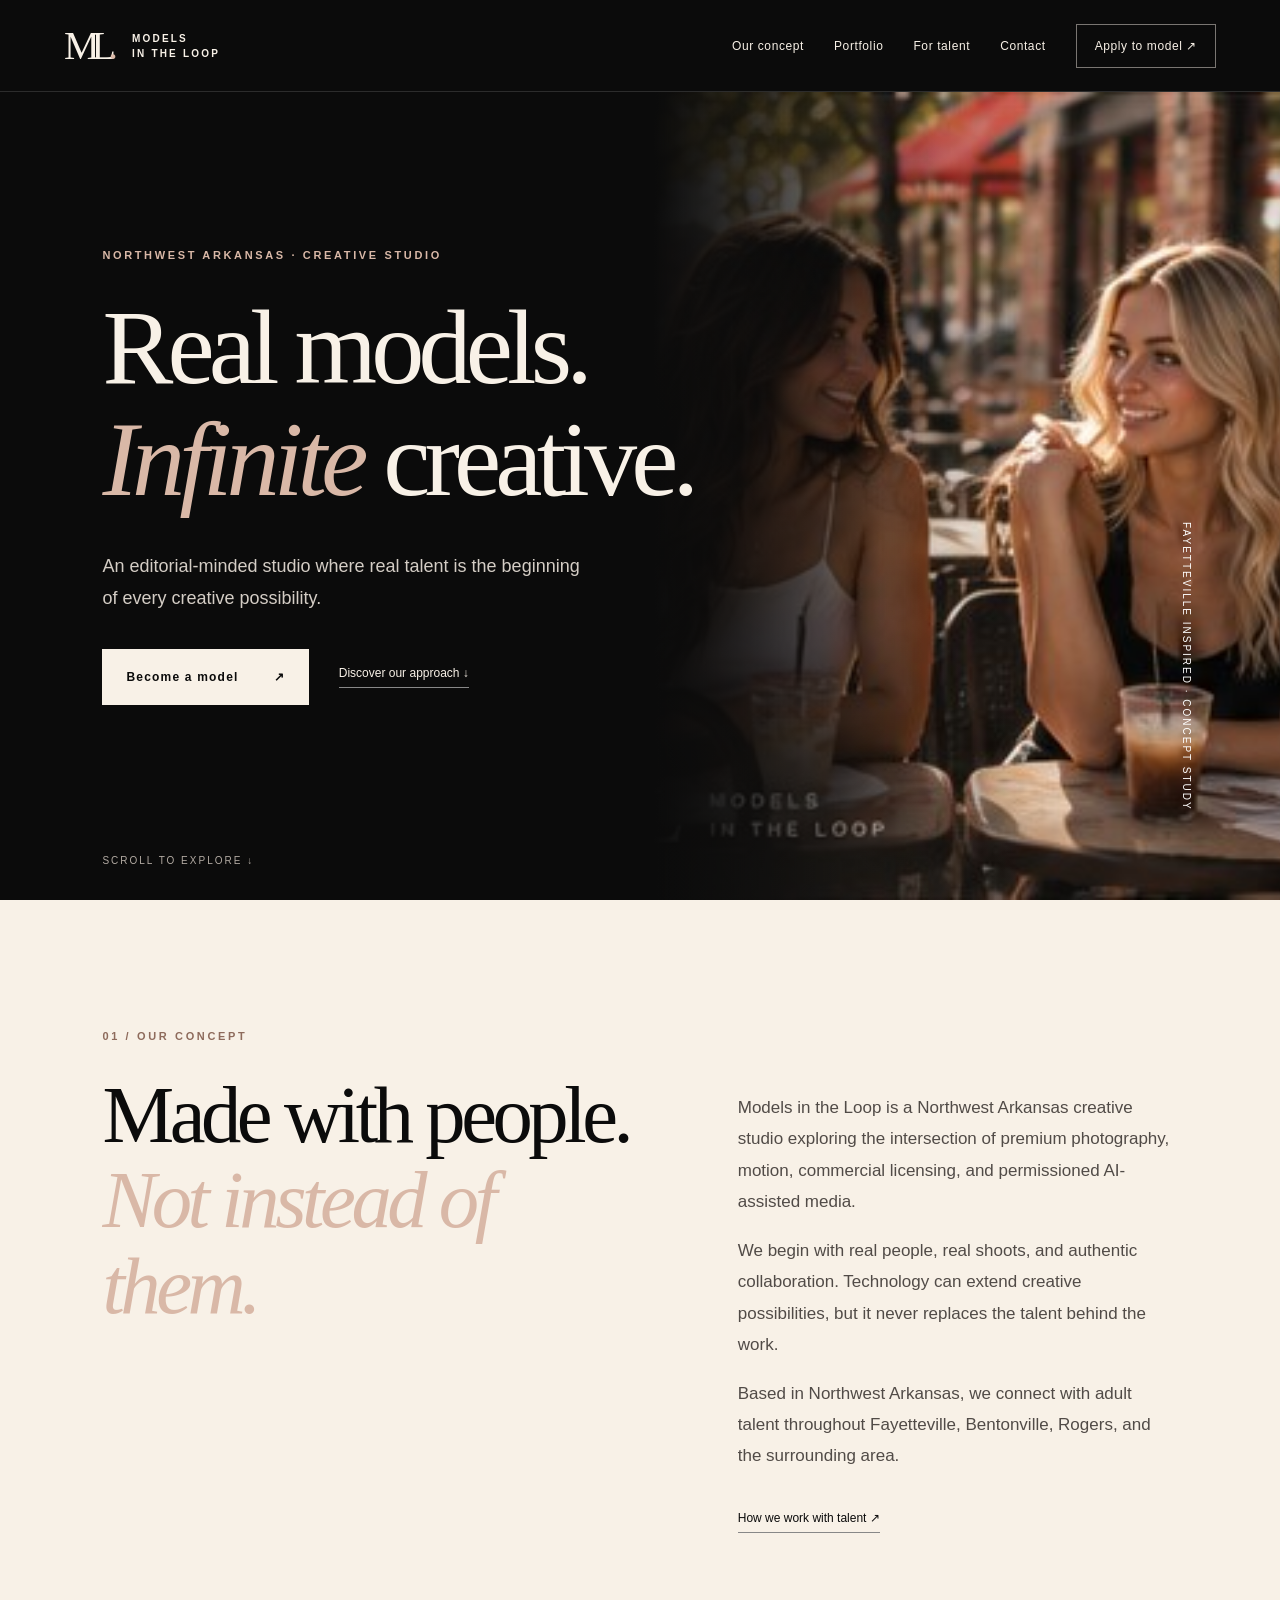
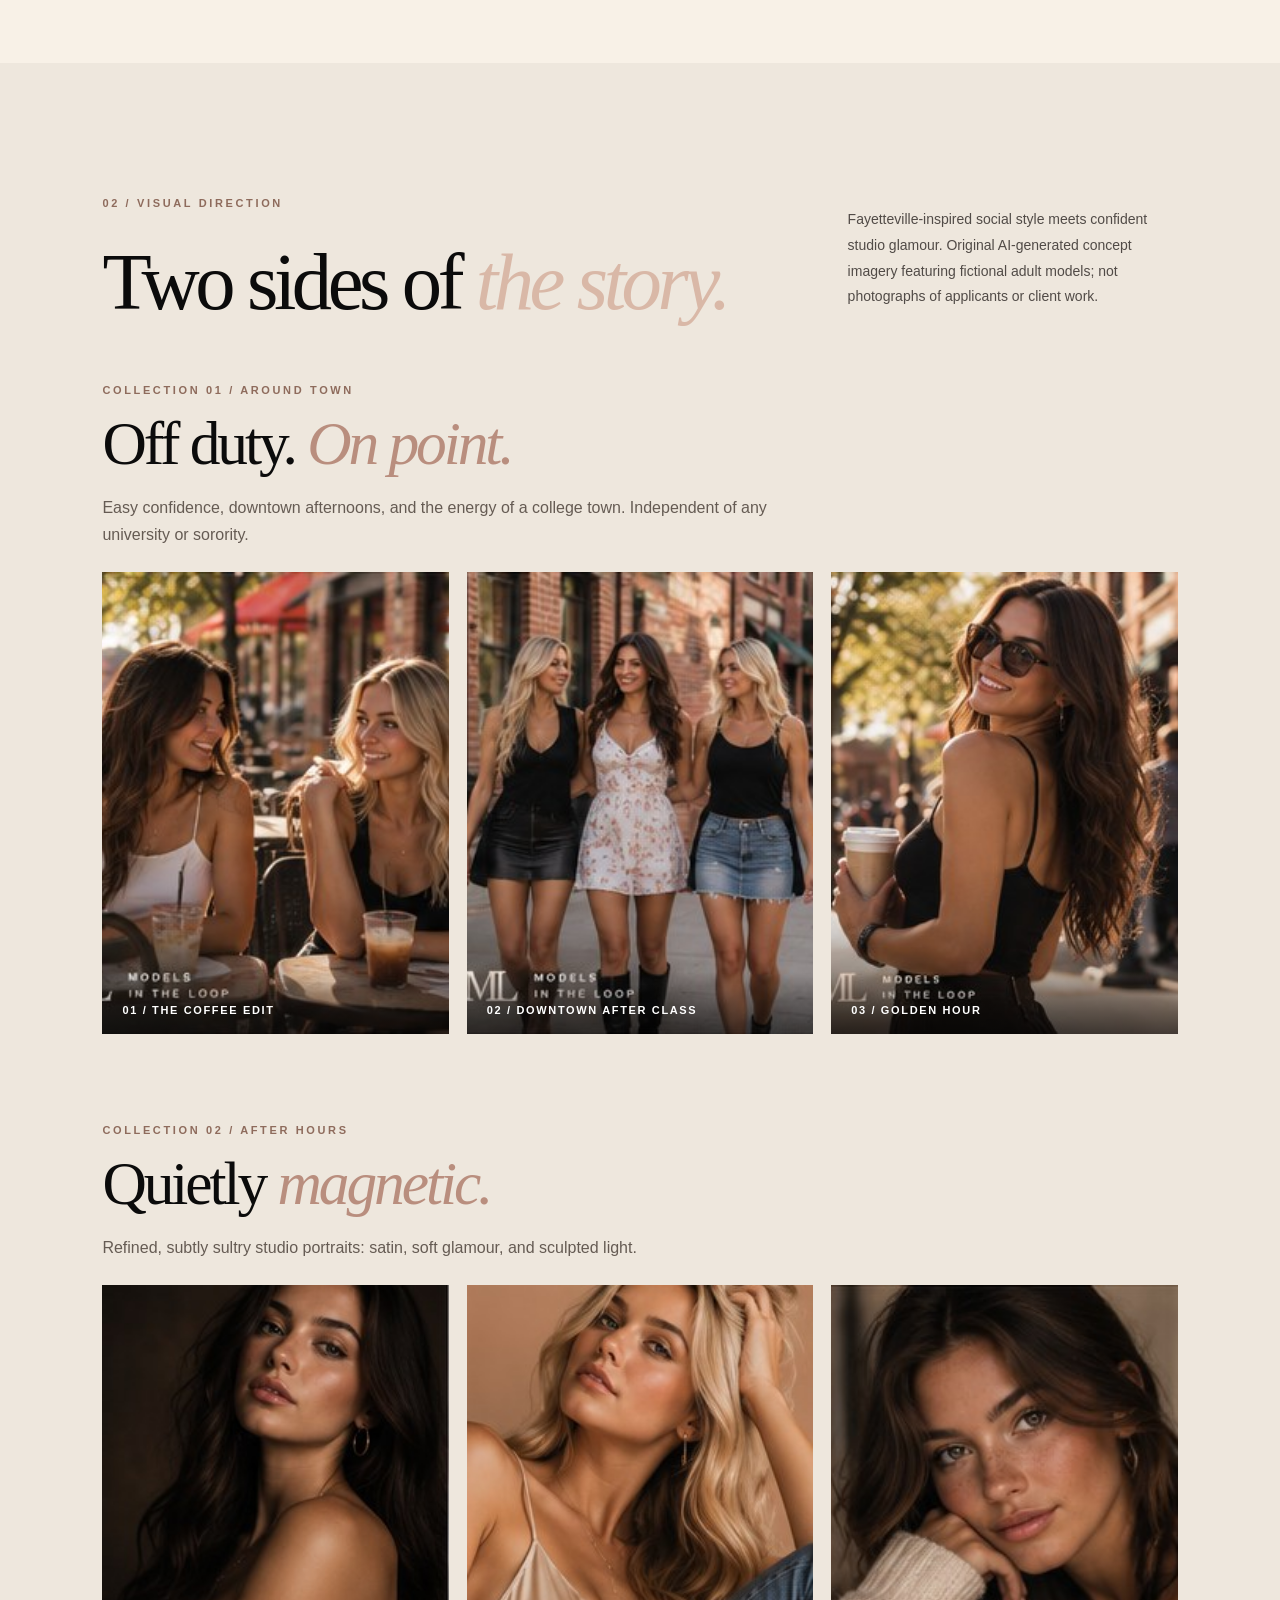
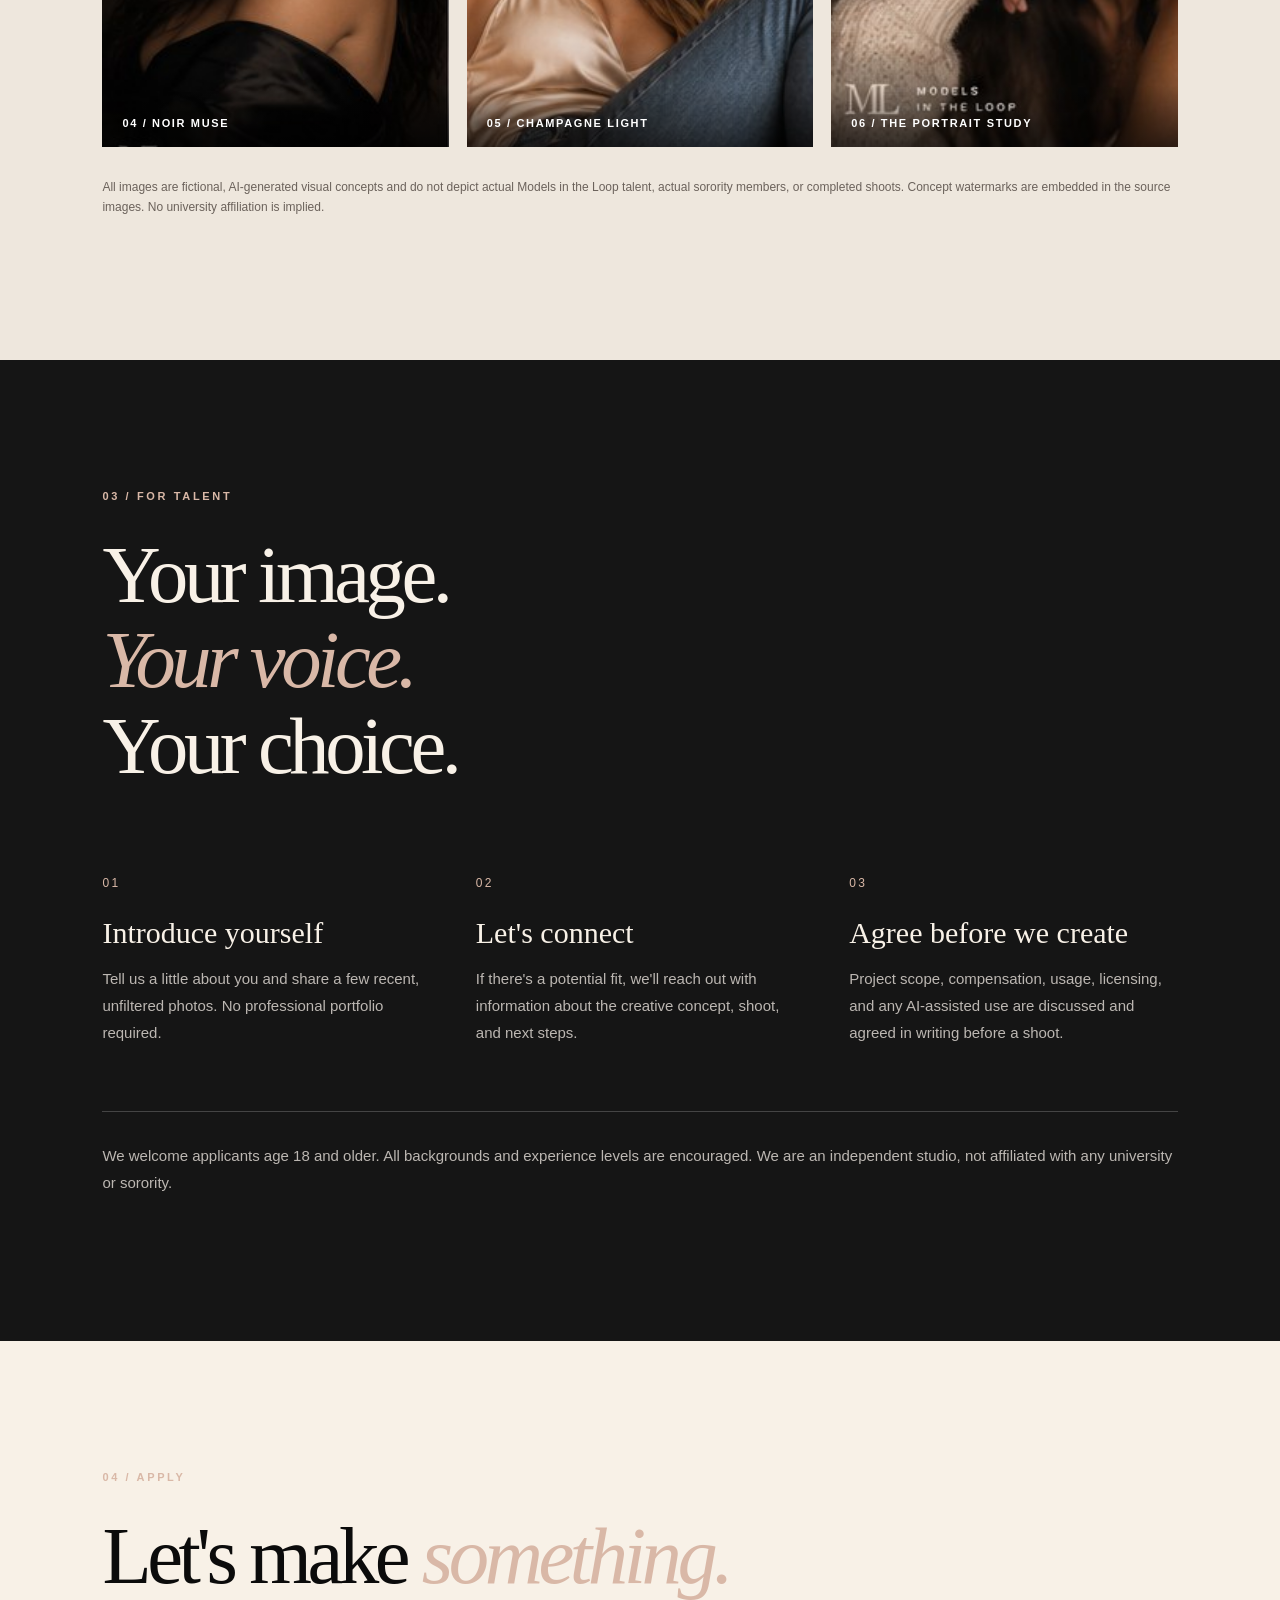
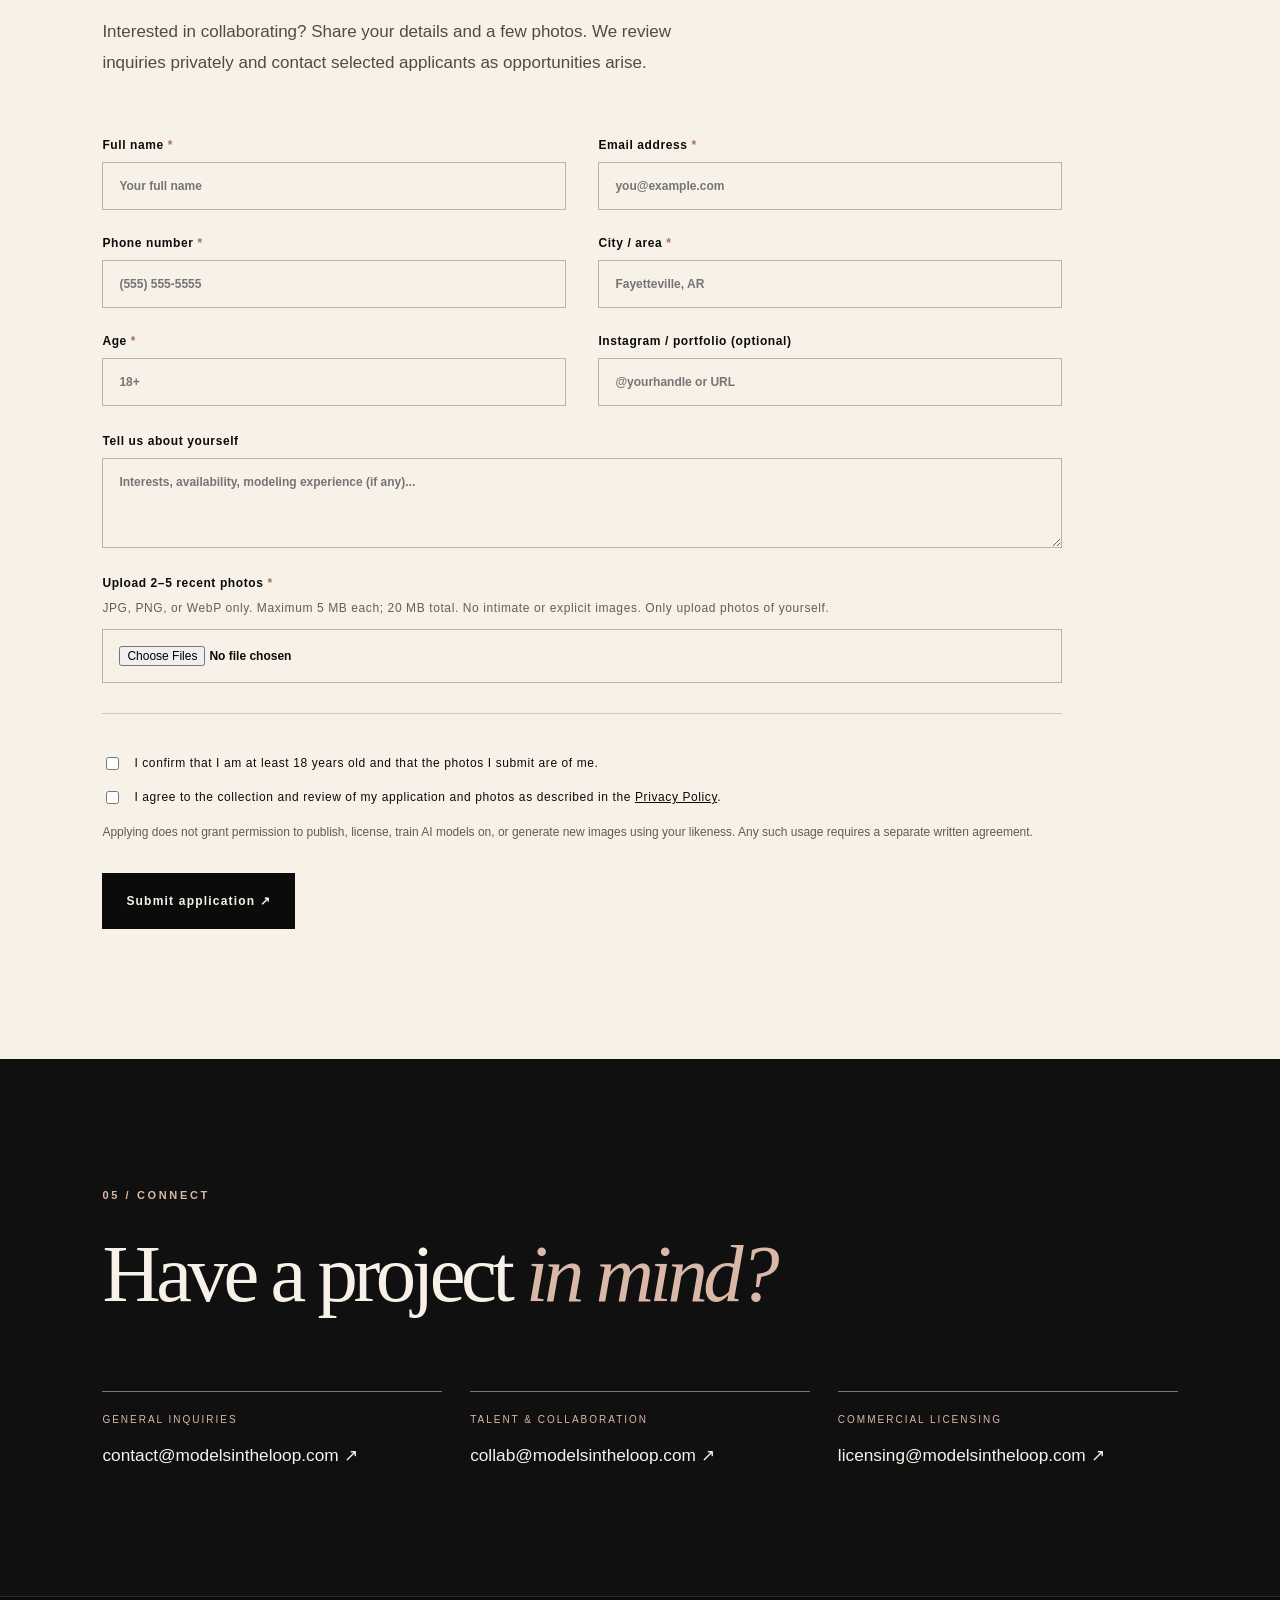
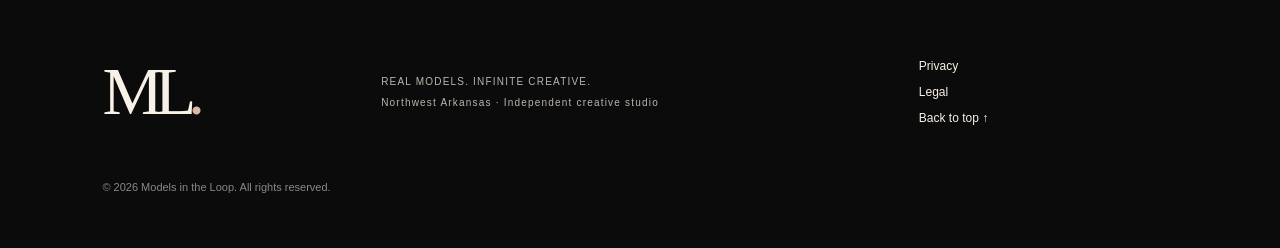
<file: index.html>
<!doctype html><html lang="en"><head><meta charset="utf-8"><meta name="viewport" content="width=device-width,initial-scale=1"><meta name="theme-color" content="#0B0B0B"><meta name="description" content="Models in the Loop is a Northwest Arkansas creative studio bringing real talent, editorial photography, motion and permissioned generative media together."><title>Models in the Loop | Real models. Infinite creative.</title><link rel="stylesheet" href="/styles.css"><link rel="icon" href="/assets/favicon.svg" type="image/svg+xml"></head><body><a class="skip" href="#main">Skip to content</a><header class="site-header"><a class="brand" href="#home" aria-label="Models in the Loop home"><span class="monogram">ML<span class="dot">.</span></span><span class="brandname">MODELS<br>IN THE LOOP</span></a><button class="menu" id="menu" aria-expanded="false" aria-controls="nav">Menu <span aria-hidden="true">☰</span></button><nav id="nav" aria-label="Main navigation"><a href="#about">Our concept</a><a href="#portfolio">Portfolio</a><a href="#talent">For talent</a><a href="#contact">Contact</a><a class="nav-cta" href="#apply">Apply to model ↗</a></nav></header><main id="main"><section id="home" class="hero"><div class="hero-inner"><p class="eyebrow">NORTHWEST ARKANSAS · CREATIVE STUDIO</p><h1>Real models.<br><em>Infinite</em> creative.</h1><p class="hero-copy">An editorial-minded studio where real talent is the beginning of every creative possibility.</p><div class="actions"><a class="btn light" href="#apply">Become a model <span>↗</span></a><a class="text-link" href="#about">Discover our approach ↓</a></div></div><div class="hero-art hero-photo" aria-hidden="true"><span class="hero-caption">FAYETTEVILLE INSPIRED · CONCEPT STUDY</span></div><div class="scroll-note">SCROLL TO EXPLORE ↓</div></section><section id="about" class="section intro"><div><p class="eyebrow">01 / OUR CONCEPT</p><h2>Made with people.<br><em>Not instead of them.</em></h2></div><div class="section-copy"><p>Models in the Loop is a Northwest Arkansas creative studio exploring the intersection of premium photography, motion, commercial licensing, and permissioned AI-assisted media.</p><p>We begin with real people, real shoots, and authentic collaboration. Technology can extend creative possibilities, but it never replaces the talent behind the work.</p><p>Based in Northwest Arkansas, we connect with adult talent throughout Fayetteville, Bentonville, Rogers, and the surrounding area.</p><a class="text-link" href="#talent">How we work with talent ↗</a></div></section><section id="portfolio" class="section portfolio"><div class="section-top"><div><p class="eyebrow">02 / VISUAL DIRECTION</p><h2>Two sides of <em>the story.</em></h2></div><p>Fayetteville-inspired social style meets confident studio glamour. Original AI-generated concept imagery featuring fictional adult models; not photographs of applicants or client work.</p></div><div class="collection-heading"><p class="eyebrow">COLLECTION 01 / AROUND TOWN</p><h3>Off duty. <em>On point.</em></h3><p>Easy confidence, downtown afternoons, and the energy of a college town. Independent of any university or sorority.</p></div><div class="photo-grid"><figure class="photo-card"><img src="/assets/around-town-cafe.jpg" alt="AI-generated concept of two adult friends at an outdoor cafe" loading="lazy"><figcaption>01 / The coffee edit</figcaption></figure><figure class="photo-card"><img src="/assets/around-town-street.jpg" alt="AI-generated concept of adult friends in downtown fashion" loading="lazy"><figcaption>02 / Downtown after class</figcaption></figure><figure class="photo-card"><img src="/assets/around-town-golden.jpg" alt="AI-generated concept of an adult model in warm golden-hour light" loading="lazy"><figcaption>03 / Golden hour</figcaption></figure></div><div class="collection-heading studio-heading"><p class="eyebrow">COLLECTION 02 / AFTER HOURS</p><h3>Quietly <em>magnetic.</em></h3><p>Refined, subtly sultry studio portraits: satin, soft glamour, and sculpted light.</p></div><div class="photo-grid"><figure class="photo-card"><img src="/assets/studio-noir.jpg" alt="AI-generated studio fashion portrait of an adult brunette model in black satin" loading="lazy"><figcaption>04 / Noir muse</figcaption></figure><figure class="photo-card"><img src="/assets/studio-champagne.jpg" alt="AI-generated studio portrait of an adult blonde model in champagne satin" loading="lazy"><figcaption>05 / Champagne light</figcaption></figure><figure class="photo-card"><img src="/assets/studio-portrait.jpg" alt="AI-generated close-up beauty portrait of an adult brunette model" loading="lazy"><figcaption>06 / The portrait study</figcaption></figure></div><p class="fineprint">All images are fictional, AI-generated visual concepts and do not depict actual Models in the Loop talent, actual sorority members, or completed shoots. Concept watermarks are embedded in the source images. No university affiliation is implied.</p></section><section id="talent" class="section talent"><p class="eyebrow">03 / FOR TALENT</p><h2>Your image.<br><em>Your voice.</em><br>Your choice.</h2><div class="talent-grid"><div><span class="step">01</span><h3>Introduce yourself</h3><p>Tell us a little about you and share a few recent, unfiltered photos. No professional portfolio required.</p></div><div><span class="step">02</span><h3>Let's connect</h3><p>If there's a potential fit, we'll reach out with information about the creative concept, shoot, and next steps.</p></div><div><span class="step">03</span><h3>Agree before we create</h3><p>Project scope, compensation, usage, licensing, and any AI-assisted use are discussed and agreed in writing before a shoot.</p></div></div><p class="talent-note">We welcome applicants age 18 and older. All backgrounds and experience levels are encouraged. We are an independent studio, not affiliated with any university or sorority.</p></section><section id="apply" class="section apply"><div class="apply-heading"><p class="eyebrow">04 / APPLY</p><h2>Let's make <em>something.</em></h2><p>Interested in collaborating? Share your details and a few photos. We review inquiries privately and contact selected applicants as opportunities arise.</p></div><form id="application" enctype="multipart/form-data"><div class="form-grid"><label>Full name <span>*</span><input name="fullName" required maxlength="120" autocomplete="name" placeholder="Your full name"></label><label>Email address <span>*</span><input name="email" type="email" required maxlength="254" autocomplete="email" placeholder="you@example.com"></label><label>Phone number <span>*</span><input name="phone" type="tel" required maxlength="40" autocomplete="tel" placeholder="(555) 555-5555"></label><label>City / area <span>*</span><input name="city" required maxlength="120" placeholder="Fayetteville, AR"></label><label>Age <span>*</span><input name="age" type="number" required min="18" max="100" placeholder="18+"></label><label>Instagram / portfolio (optional)<input name="social" maxlength="250" placeholder="@yourhandle or URL"></label></div><label class="full">Tell us about yourself<textarea name="about" rows="4" maxlength="2000" placeholder="Interests, availability, modeling experience (if any)..."></textarea></label><label class="full">Upload 2–5 recent photos <span>*</span><small>JPG, PNG, or WebP only. Maximum 5 MB each; 20 MB total. No intimate or explicit images. Only upload photos of yourself.</small><input name="photos" type="file" accept="image/jpeg,image/png,image/webp" multiple required></label><div class="consents"><label class="check"><input name="ageConsent" type="checkbox" required><span>I confirm that I am at least 18 years old and that the photos I submit are of me.</span></label><label class="check"><input name="privacyConsent" type="checkbox" required><span>I agree to the collection and review of my application and photos as described in the <a href="/privacy.html" target="_blank" rel="noopener">Privacy Policy</a>.</span></label><p>Applying does not grant permission to publish, license, train AI models on, or generate new images using your likeness. Any such usage requires a separate written agreement.</p></div><div class="form-bottom"><button class="btn light" type="submit" id="submit">Submit application ↗</button><p id="form-status" role="status" aria-live="polite"></p></div></form></section><section id="contact" class="section contact"><p class="eyebrow">05 / CONNECT</p><h2>Have a project <em>in mind?</em></h2><div class="contact-grid"><div><span>GENERAL INQUIRIES</span><a href="mailto:contact@modelsintheloop.com">contact@modelsintheloop.com ↗</a></div><div><span>TALENT & COLLABORATION</span><a href="mailto:collab@modelsintheloop.com">collab@modelsintheloop.com ↗</a></div><div><span>COMMERCIAL LICENSING</span><a href="mailto:licensing@modelsintheloop.com">licensing@modelsintheloop.com ↗</a></div></div></section></main><footer><div class="footer-brand">ML<span>.</span></div><div><p>REAL MODELS. INFINITE CREATIVE.</p><p>Northwest Arkansas · Independent creative studio</p></div><div class="footer-links"><a href="/privacy.html">Privacy</a><a href="mailto:legal@modelsintheloop.com">Legal</a><a href="#home">Back to top ↑</a></div><small>© <span id="year"></span> Models in the Loop. All rights reserved.</small></footer><script src="/script.js" defer></script></body></html>
</file>
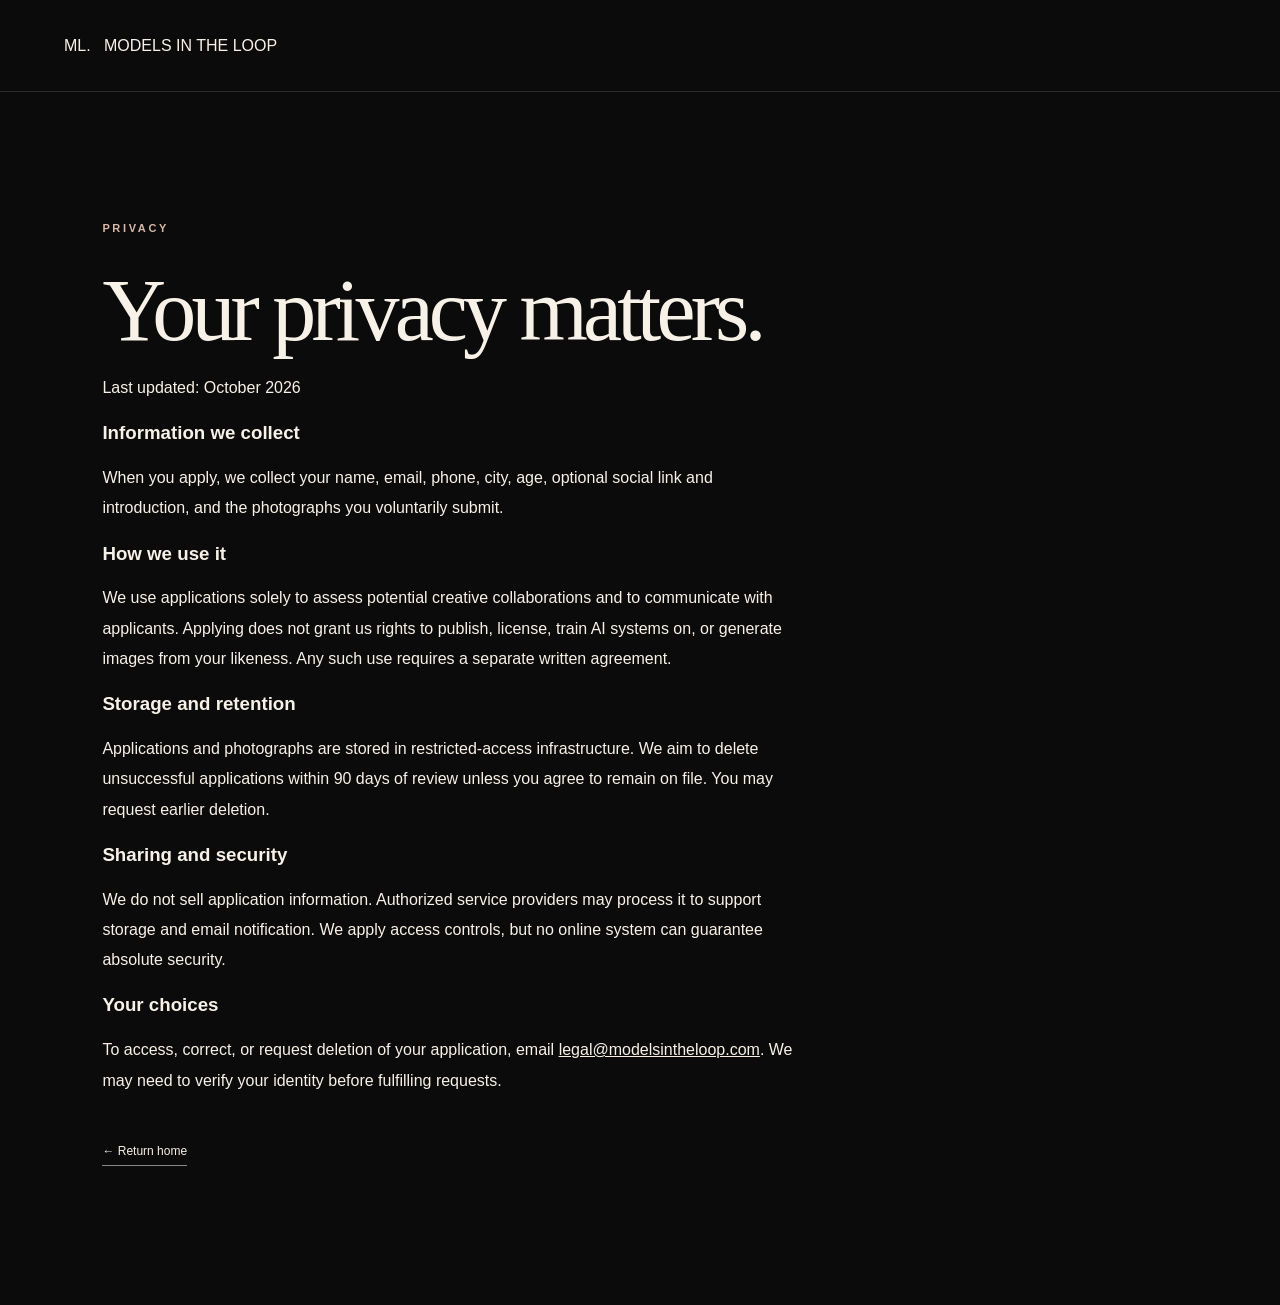
<file: privacy.html>
<!doctype html><html lang="en"><head><meta charset="utf-8"><meta name="viewport" content="width=device-width,initial-scale=1"><title>Privacy | Models in the Loop</title><link rel="stylesheet" href="/styles.css"></head><body><header class="site-header"><a class="brand" href="/">ML. &nbsp; MODELS IN THE LOOP</a></header><main class="section" style="max-width:900px"><p class="eyebrow">PRIVACY</p><h1 style="font-size:clamp(48px,8vw,88px)">Your privacy matters.</h1><p style="line-height:1.9">Last updated: October 2026</p><h3>Information we collect</h3><p style="line-height:1.9">When you apply, we collect your name, email, phone, city, age, optional social link and introduction, and the photographs you voluntarily submit.</p><h3>How we use it</h3><p style="line-height:1.9">We use applications solely to assess potential creative collaborations and to communicate with applicants. Applying does not grant us rights to publish, license, train AI systems on, or generate images from your likeness. Any such use requires a separate written agreement.</p><h3>Storage and retention</h3><p style="line-height:1.9">Applications and photographs are stored in restricted-access infrastructure. We aim to delete unsuccessful applications within 90 days of review unless you agree to remain on file. You may request earlier deletion.</p><h3>Sharing and security</h3><p style="line-height:1.9">We do not sell application information. Authorized service providers may process it to support storage and email notification. We apply access controls, but no online system can guarantee absolute security.</p><h3>Your choices</h3><p style="line-height:1.9">To access, correct, or request deletion of your application, email <a style="text-decoration:underline" href="mailto:legal@modelsintheloop.com">legal@modelsintheloop.com</a>. We may need to verify your identity before fulfilling requests.</p><p style="margin-top:45px"><a class="text-link" href="/">← Return home</a></p></main></body></html>
</file>
<file: styles.css>
:root{--dark:#0b0b0b;--ivory:#f8f1e7;--nude:#d9b8a7;--sage:#6b7f6e}*{box-sizing:border-box}html{scroll-behavior:smooth}body{margin:0;background:var(--dark);color:var(--ivory);font-family:Arial,Helvetica,sans-serif;-webkit-font-smoothing:antialiased}a{color:inherit;text-decoration:none}button,input,textarea{font:inherit}button{cursor:pointer}.skip{position:absolute;left:-9999px;top:10px;background:white;color:black;padding:12px;z-index:20}.skip:focus{left:10px}.site-header{height:92px;display:flex;justify-content:space-between;align-items:center;padding:0 5%;border-bottom:1px solid #ffffff22;position:relative;z-index:10;background:var(--dark)}.brand{display:flex;align-items:center;gap:14px}.monogram{font-family:Georgia,serif;font-size:40px;letter-spacing:-8px;padding-right:8px}.dot,.footer-brand span{color:var(--nude)}.brandname{font-size:10px;letter-spacing:.22em;line-height:1.5;font-weight:bold}nav{display:flex;align-items:center;gap:30px}nav a{font-size:12px;letter-spacing:.05em}nav a:hover,.text-link:hover{color:var(--nude)}.nav-cta{border:1px solid #f8f1e777;padding:14px 18px}.menu{display:none;background:none;border:0;color:var(--ivory)}.hero{min-height:720px;height:calc(100svh - 92px);max-height:1100px;display:flex;position:relative;overflow:hidden}.hero-inner{width:68%;z-index:2;display:flex;flex-direction:column;justify-content:center;padding:6% 0 9% 8%}.eyebrow{font-size:11px;font-weight:700;letter-spacing:.24em;color:var(--nude);margin:0 0 30px}h1,h2{font-family:Georgia,'Times New Roman',serif;font-weight:400;letter-spacing:-.055em;line-height:1.06;margin:0}h1{font-size:clamp(64px,8.3vw,146px)}h2{font-size:clamp(48px,6.3vw,100px)}h1 em,h2 em{font-weight:400;color:var(--nude)}.hero-copy{max-width:480px;color:#d4cdc5;font-size:18px;line-height:1.8;margin:34px 0}.actions{display:flex;align-items:center;gap:30px;flex-wrap:wrap}.btn{border:0;display:inline-flex;align-items:center;justify-content:space-between;gap:35px;padding:18px 24px;font-size:12px;font-weight:bold;letter-spacing:.1em;min-height:56px}.btn.light{background:var(--ivory);color:var(--dark)}.btn:hover{background:var(--nude)}.text-link{font-size:12px;border-bottom:1px solid #888;padding-bottom:7px}.hero-art{position:absolute;right:-3%;top:0;width:46%;height:100%;background:linear-gradient(130deg,#1c1a18,#29221f 48%,#0d0d0d);overflow:hidden}.outline{font:normal 850px/.8 Georgia,serif;position:absolute;left:-15%;top:5%;color:#d9b8a713}.hero-caption{position:absolute;right:14%;bottom:11%;font-size:10px;letter-spacing:.2em;color:#b6a99e;writing-mode:vertical-rl}.scroll-note{position:absolute;bottom:34px;left:8%;font-size:10px;letter-spacing:.2em;color:#b3aba3}.section{padding:130px 8%}.intro{display:grid;grid-template-columns:1.2fr 1fr;gap:10%;background:var(--ivory);color:var(--dark)}.intro .eyebrow,.portfolio .eyebrow{color:#8e6b5c}.section-copy{padding-top:45px}.section-copy p,.section-top>p,.apply-heading>p:last-child{font-size:17px;line-height:1.85;color:#514b47}.section-copy .text-link{display:inline-block;margin-top:22px}.portfolio{background:#eee7dd;color:var(--dark)}.section-top{display:flex;justify-content:space-between;gap:50px;align-items:end;margin-bottom:55px}.section-top>p{max-width:330px;font-size:14px}.portfolio-grid{display:grid;grid-template-columns:1.2fr 1fr 1fr;gap:16px}.work{height:470px;position:relative;overflow:hidden;background:#88786e}.work1{background:linear-gradient(140deg,#5e5856,#b6a49a)}.work2{background:linear-gradient(155deg,#c0a388,#5f6056)}.work3{background:linear-gradient(130deg,#333735,#92918a)}.art-shape{position:absolute;opacity:.55}.arch{width:65%;height:78%;border-radius:50% 50% 0 0;background:#d8c4b2;left:20%;top:22%}.circle{width:95%;aspect-ratio:1;border-radius:50%;background:#e3c4a5;left:15%;top:12%}.stairs{width:90%;height:75%;left:15%;top:30%;background:repeating-linear-gradient(160deg,#ddd3c5 0 45px,#76736d 45px 65px)}.watermark{position:absolute;top:45%;left:0;right:0;text-align:center;color:#fff9;font-size:10px;letter-spacing:.22em;transform:rotate(-22deg);font-weight:bold}.work-label{position:absolute;bottom:0;left:0;right:0;padding:26px;color:white;background:linear-gradient(transparent,#0009);display:flex;flex-direction:column;gap:8px}.work-label strong{font-size:12px;letter-spacing:.13em}.work-label span{font-size:12px}.fineprint{font-size:12px;color:#6b625b;margin-top:20px}.talent{background:#151515}.talent-grid{display:grid;grid-template-columns:repeat(3,1fr);gap:45px;margin:85px 0 50px}.step{color:var(--nude);font-size:12px;letter-spacing:.2em}.talent h3{font:normal 30px Georgia,serif;margin:25px 0 14px}.talent-grid p,.talent-note{line-height:1.8;color:#bcb7b2;font-size:15px}.talent-note{border-top:1px solid #ffffff33;padding-top:30px}.apply{background:var(--ivory);color:var(--dark)}.apply-heading{max-width:770px;margin-bottom:60px}.apply-heading>p:last-child{max-width:620px}form{max-width:960px}.form-grid{display:grid;grid-template-columns:1fr 1fr;gap:26px 32px}form label{display:block;font-size:12px;font-weight:bold;letter-spacing:.05em}form label>span{color:#a66f5e}form input:not([type=checkbox]),form textarea{display:block;width:100%;background:transparent;border:1px solid #bcb2a9;border-radius:0;color:var(--dark);padding:16px;margin-top:10px;outline-offset:3px}form input:focus,form textarea:focus{border-color:#222}form .full{margin-top:28px}form small{display:block;font-size:12px;line-height:1.7;font-weight:normal;color:#665e59;margin-top:8px}.consents{margin:30px 0;border-top:1px solid #d1c6bc;padding-top:25px}.check{display:flex;gap:12px;align-items:flex-start;margin:15px 0;font-weight:normal;line-height:1.6}.check input{margin-top:3px;accent-color:var(--dark)}.check span{color:var(--dark)}.check a{text-decoration:underline}.consents>p{font-size:12px;line-height:1.7;color:#625b54}.form-bottom{display:flex;align-items:center;gap:22px;flex-wrap:wrap}.form-bottom .btn{background:var(--dark);color:var(--ivory)}#form-status{font-size:13px;line-height:1.5}.contact{background:#101010}.contact-grid{display:grid;grid-template-columns:repeat(3,1fr);gap:28px;margin-top:75px}.contact-grid>div{border-top:1px solid #777;padding-top:22px;display:flex;flex-direction:column;gap:20px}.contact-grid span{font-size:10px;letter-spacing:.2em;color:var(--nude)}.contact-grid a{font-size:clamp(12px,1.35vw,18px);overflow-wrap:anywhere}footer{border-top:1px solid #ffffff22;padding:55px 8%;display:grid;grid-template-columns:1fr 2fr 1fr;gap:20px;align-items:center}footer p{font-size:10px;letter-spacing:.12em;color:#bdb5ad}.footer-brand{font:normal 68px Georgia,serif;letter-spacing:-.12em}.footer-links{display:flex;flex-direction:column;gap:12px;font-size:12px}footer small{grid-column:1/-1;color:#888;font-size:11px;margin-top:30px}@media(max-width:900px){.menu{display:block}nav{display:none;position:absolute;top:92px;left:0;right:0;background:#171717;padding:28px 5%;flex-direction:column;align-items:stretch;gap:25px}nav.open{display:flex}.hero{height:auto;min-height:690px}.hero-inner{width:100%;padding:115px 8% 130px}.hero-art{width:70%;opacity:.35}.intro{grid-template-columns:1fr;gap:10px}.section-copy{padding-top:0}.section-top{display:block}.portfolio-grid{grid-template-columns:1fr 1fr}.work1{grid-column:1/-1}.talent-grid{gap:25px}.contact-grid{grid-template-columns:1fr}}@media(max-width:600px){.site-header{height:76px}nav{top:76px}.hero{min-height:680px}.hero-inner{padding:95px 7% 120px}.hero-art{width:100%;right:-25%}h1{font-size:clamp(56px,13vw,84px)}.hero-copy{font-size:16px}.section{padding:85px 7%}h2{font-size:clamp(46px,11vw,72px)}.portfolio-grid,.talent-grid,.form-grid{grid-template-columns:1fr}.work,.work1{height:400px;grid-column:auto}.talent-grid{margin:50px 0}.contact-grid{margin-top:50px}footer{grid-template-columns:1fr 1fr;padding:50px 7%}footer>div:nth-child(2){grid-column:1/-1;grid-row:2}.footer-links{grid-column:2;grid-row:1}.actions{align-items:flex-start;flex-direction:column}}
@media(prefers-reduced-motion:reduce){html{scroll-behavior:auto}}

/* Photography collections — October 2026 update */
.hero-photo{right:0;width:49%;background:linear-gradient(90deg,#0b0b0b 0%,transparent 45%),url('/assets/hero-lifestyle.jpg') center 36% / cover no-repeat}.hero-photo::after{content:'';position:absolute;inset:0;background:linear-gradient(90deg,#0b0b0b99,transparent 60%)}.hero-photo .hero-caption{z-index:1;color:#fff}.collection-heading{margin:60px 0 24px;max-width:680px}.collection-heading .eyebrow{margin-bottom:14px}.collection-heading h3{font:normal clamp(38px,4.8vw,70px)/1.1 Georgia,serif;letter-spacing:-.05em;margin:0 0 15px}.collection-heading h3 em{color:#b98e7e}.collection-heading>p:last-child{line-height:1.7;color:#655b53}.studio-heading{margin-top:90px}.photo-grid{display:grid;grid-template-columns:repeat(3,minmax(0,1fr));gap:18px}.photo-card{margin:0;position:relative;overflow:hidden;background:#9d877a;aspect-ratio:3/4}.photo-card img{display:block;width:100%;height:100%;object-fit:cover;transition:transform .5s ease}.photo-card:hover img{transform:scale(1.025)}.photo-card figcaption{position:absolute;bottom:0;left:0;right:0;padding:32px 20px 18px;background:linear-gradient(transparent,#0009);color:#fff;font-size:11px;font-weight:bold;letter-spacing:.15em;text-transform:uppercase}.portfolio .fineprint{margin-top:30px;line-height:1.7}@media(max-width:900px){.hero-photo{width:68%;opacity:.5}.photo-grid{gap:10px}}@media(max-width:600px){.hero-photo{width:100%;right:0;opacity:.34;background-position:center}.hero-inner{position:relative;z-index:2}.photo-grid{grid-template-columns:repeat(2,minmax(0,1fr))}.photo-card:last-child{grid-column:1/-1;aspect-ratio:4/3}.collection-heading{margin-top:45px}.studio-heading{margin-top:65px}}@media(prefers-reduced-motion:reduce){.photo-card img{transition:none}}
</file>
